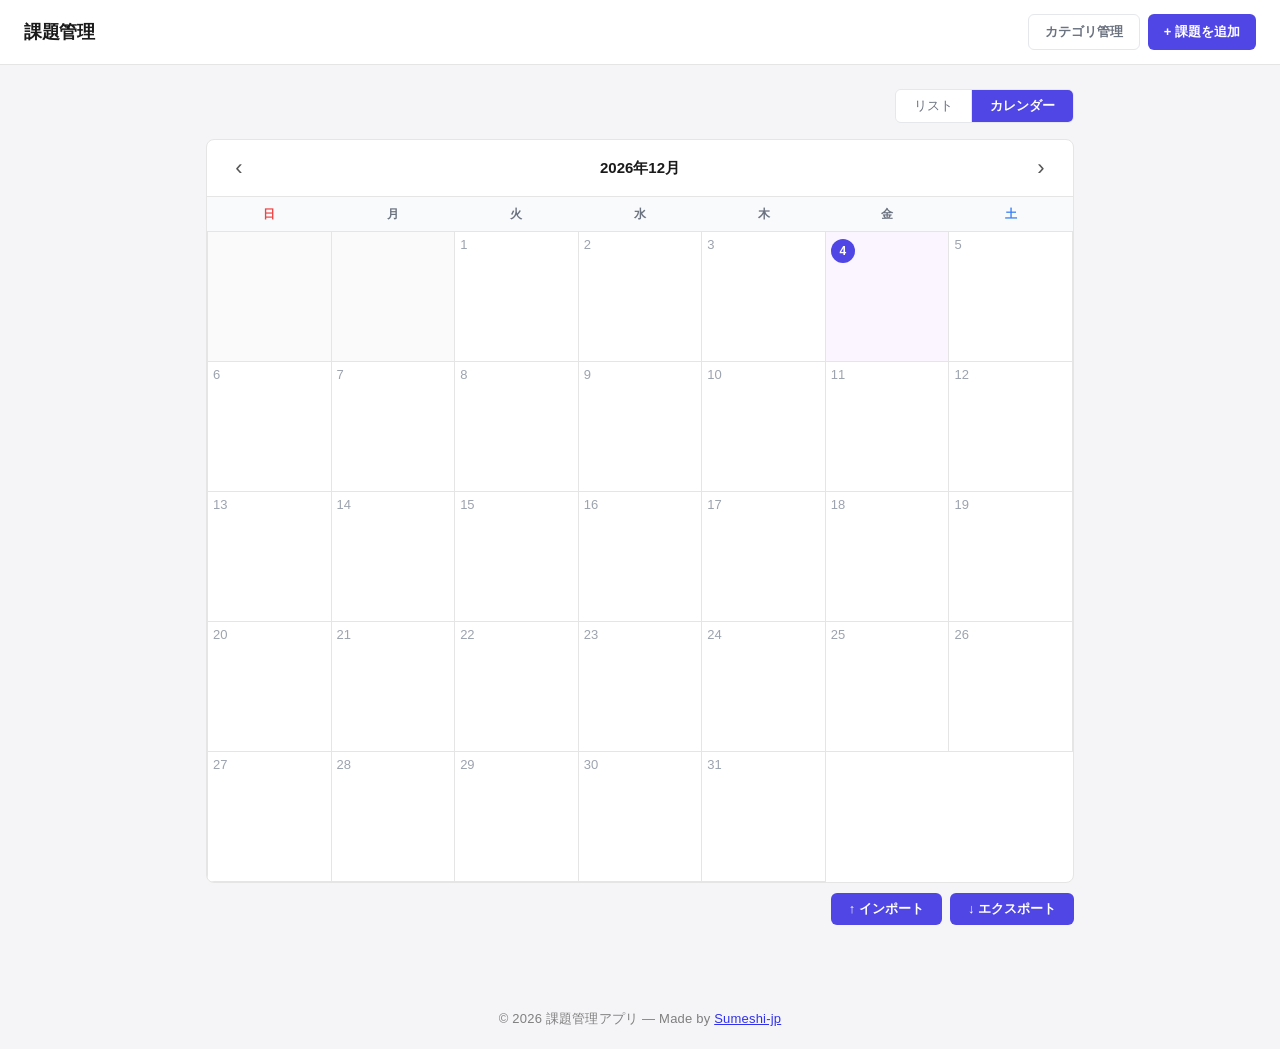
<file: index.html>
<!DOCTYPE html>
<html lang="ja">
<head>
  <meta charset="UTF-8">
  <meta name="viewport" content="width=device-width, initial-scale=1.0">
  <meta name="theme-color" content="#f5f5f7">
  <title>課題管理</title>
  <link rel="stylesheet" href="style.css">
  <link rel="icon" href="tasks.png">
  <link rel="apple-touch-icon" href="tasks.png">
</head>
<body>
  <a href="#main" class="skip-link">メインコンテンツにスキップ</a>
  <div class="app">
    <header class="header">
      <h1 class="header-title">課題管理</h1>
      <div class="header-actions">
        <button class="btn btn-ghost" id="manageCategoriesBtn">カテゴリ管理</button>
        <button class="btn btn-primary" id="addTaskBtn">+ 課題を追加</button>
      </div>
    </header>

    <main class="main" id="main">
      <div class="toolbar">
        <div class="view-toggle">
          <button class="view-btn active" id="listViewBtn">リスト</button>
          <button class="view-btn" id="calendarViewBtn">カレンダー</button>
        </div>
      </div>

      <div class="filters">
        <input type="text" class="filter-search" id="searchInput" aria-label="タイトル・説明・タグで検索" placeholder="タイトル・説明・タグで検索…" autocomplete="off">
        <select class="filter-select" id="statusFilter" aria-label="ステータスで絞り込み">
          <option value="all">すべてのステータス</option>
          <option value="todo">未着手</option>
          <option value="in-progress">進行中</option>
          <option value="done">完了</option>
        </select>
        <select class="filter-select" id="priorityFilter" aria-label="優先度で絞り込み">
          <option value="all">すべての優先度</option>
          <option value="high">高</option>
          <option value="medium">中</option>
          <option value="low">低</option>
        </select>
        <select class="filter-select" id="categoryFilter" aria-label="カテゴリで絞り込み">
          <option value="all">すべてのカテゴリ</option>
        </select>
      </div>

      <!-- リスト表示 -->
      <div class="task-list" id="taskList"></div>

      <!-- カレンダー表示 -->
      <div class="calendar-section" id="calendarSection" style="display:none;">
        <div class="calendar-header">
          <button class="icon-btn cal-nav-btn" id="calPrevBtn" aria-label="前の月">&#8249;</button>
          <span class="calendar-month-label" id="calendarMonthLabel"></span>
          <button class="icon-btn cal-nav-btn" id="calNextBtn" aria-label="次の月">&#8250;</button>
        </div>
        <div class="calendar-dow">
          <span>日</span><span>月</span><span>火</span>
          <span>水</span><span>木</span><span>金</span><span>土</span>
        </div>
        <div class="calendar-grid" id="calendarGrid"></div>
      </div>


      <div class="data-actions" id="dataActions" style="display:none;">
        <input type="file" id="importFile" accept=".json" aria-label="JSONファイルをインポート" style="display:none;">
        <button class="btn btn-primary btn-sm" id="importBtn">↑ インポート</button>
        <button class="btn btn-primary btn-sm" id="exportBtn">↓ エクスポート</button>
      </div>
    </main>

    <footer class="footer">
      <p>&copy; 2026 課題管理アプリ &mdash; Made by <a href="https://github.com/Sumeshi-jp" target="_blank" rel="noopener">Sumeshi-jp</a></p>
    </footer>
  </div>

  <!-- 課題追加/編集モーダル -->
  <div class="modal-overlay" id="modalOverlay">
    <div class="modal">
      <div class="modal-header">
        <h2 class="modal-title" id="modalTitle">課題を追加</h2>
        <button class="modal-close" id="modalClose" aria-label="閉じる">&times;</button>
      </div>
      <form class="modal-form" id="taskForm">
        <div class="form-group">
          <label class="form-label" for="taskTitle">タイトル <span class="required">*</span></label>
          <input type="text" class="form-input" id="taskTitle" required placeholder="課題のタイトルを入力" autocomplete="off">
        </div>
        <div class="form-group">
          <label class="form-label" for="taskDescription">説明</label>
          <textarea class="form-textarea" id="taskDescription" placeholder="詳細を入力…" rows="3" autocomplete="off"></textarea>
        </div>
        <div class="form-row">
          <div class="form-group">
            <label class="form-label" for="taskPriority">優先度</label>
            <select class="form-input" id="taskPriority">
              <option value="high">高</option>
              <option value="medium" selected>中</option>
              <option value="low">低</option>
            </select>
          </div>
          <div class="form-group">
            <label class="form-label" for="taskStatus">ステータス</label>
            <select class="form-input" id="taskStatus">
              <option value="todo">未着手</option>
              <option value="in-progress">進行中</option>
              <option value="done">完了</option>
            </select>
          </div>
        </div>
        <div class="form-row">
          <div class="form-group">
            <label class="form-label" for="taskDueDate">期限</label>
            <input type="date" class="form-input" id="taskDueDate" autocomplete="off">
          </div>
          <div class="form-group">
            <label class="form-label" for="taskCategory">カテゴリ</label>
            <select class="form-input" id="taskCategory">
              <option value="">なし</option>
            </select>
          </div>
        </div>
        <div class="form-group">
          <label class="form-label" for="taskTags">タグ <span class="form-hint">（カンマ区切り）</span></label>
          <input type="text" class="form-input" id="taskTags" placeholder="例: urgent, frontend, bug" autocomplete="off">
        </div>
        <div class="form-group">
          <label class="recurring-label">
            <input type="checkbox" id="taskRecurring"> 繰り返しタスク
          </label>
        </div>
        <div id="recurrenceOptions" class="recurrence-options">
          <div class="form-row">
            <div class="form-group" style="margin-bottom:0;">
              <label class="form-label" for="taskRecurrenceType">種類</label>
              <select class="form-input" id="taskRecurrenceType">
                <option value="daily">毎日</option>
                <option value="weekly" selected>毎週</option>
                <option value="monthly">毎月</option>
              </select>
            </div>
            <div class="form-group" style="margin-bottom:0;">
              <label class="form-label" for="taskRecurrenceInterval">間隔 <span class="form-hint">（週・日・月）</span></label>
              <input type="number" class="form-input" id="taskRecurrenceInterval" value="1" min="1" max="99" autocomplete="off">
            </div>
            <div class="form-group" style="margin-bottom:0;">
              <label class="form-label" for="taskRecurrenceCount">繰り返し回数</label>
              <input type="number" class="form-input" id="taskRecurrenceCount" value="1" min="1" max="52" autocomplete="off">
            </div>
          </div>
        </div>
        <div class="modal-actions">
          <button type="button" class="btn btn-secondary" id="cancelBtn">キャンセル</button>
          <button type="submit" class="btn btn-primary" id="submitBtn">追加</button>
        </div>
      </form>
    </div>
  </div>

  <!-- 日付タスク一覧モーダル -->
  <div class="modal-overlay" id="dayTaskModalOverlay">
    <div class="modal">
      <div class="modal-header">
        <h2 class="modal-title" id="dayTaskPanelTitle"></h2>
        <button class="modal-close" id="dayTaskPanelClose" aria-label="閉じる">&times;</button>
      </div>
      <div class="day-task-list" id="dayTaskList"></div>
    </div>
  </div>

  <!-- カテゴリ管理モーダル -->
  <div class="modal-overlay" id="categoryModalOverlay">
    <div class="modal modal-sm">
      <div class="modal-header">
        <h2 class="modal-title">カテゴリ管理</h2>
        <button class="modal-close" id="categoryModalClose" aria-label="閉じる">&times;</button>
      </div>
      <div id="categoryList" class="category-list"></div>
      <div class="form-row" style="margin-top:12px; align-items:flex-end;">
        <div class="form-group" style="flex:1; margin-bottom:0;">
          <input type="text" class="form-input" id="newCategoryInput" placeholder="新しいカテゴリ名" aria-label="新しいカテゴリ名" autocomplete="off">
        </div>
        <button class="btn btn-primary" id="addCategoryBtn" style="flex-shrink:0;">追加</button>
      </div>
    </div>
  </div>

  <script src="app.js"></script>
</body>
</html>
</file>
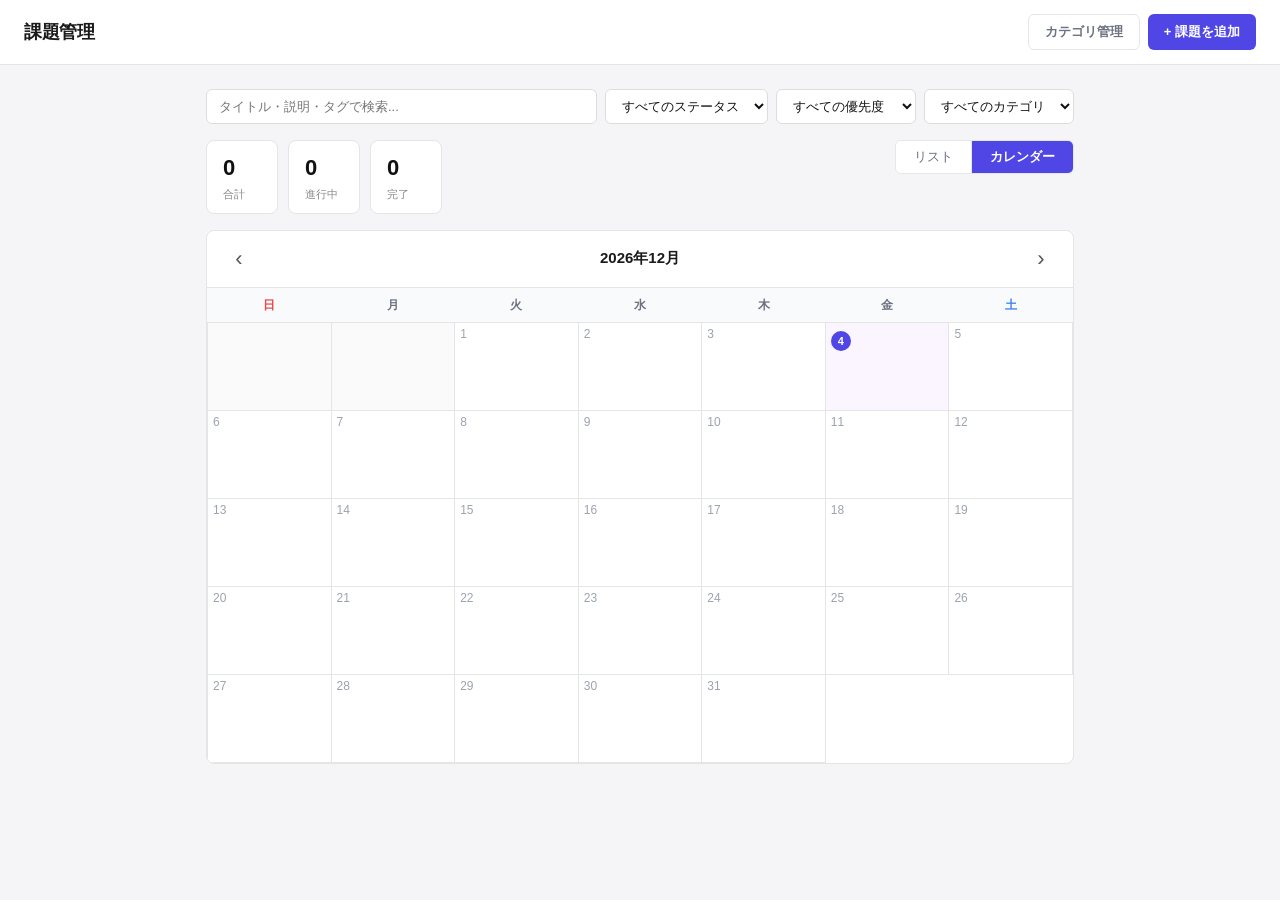
<file: frontend/index.html>
<!DOCTYPE html>
<html lang="ja">
<head>
  <meta charset="UTF-8">
  <meta name="viewport" content="width=device-width, initial-scale=1.0">
  <title>課題管理</title>
  <link rel="stylesheet" href="style.css">
</head>
<body>
  <div class="app">
    <header class="header">
      <h1 class="header-title">課題管理</h1>
      <div class="header-actions">
        <button class="btn btn-ghost" id="manageCategoriesBtn">カテゴリ管理</button>
        <button class="btn btn-primary" id="addTaskBtn">+ 課題を追加</button>
      </div>
    </header>

    <main class="main">
      <div class="filters">
        <input type="text" class="filter-search" id="searchInput" placeholder="タイトル・説明・タグで検索...">
        <select class="filter-select" id="statusFilter">
          <option value="all">すべてのステータス</option>
          <option value="todo">未着手</option>
          <option value="in-progress">進行中</option>
          <option value="done">完了</option>
        </select>
        <select class="filter-select" id="priorityFilter">
          <option value="all">すべての優先度</option>
          <option value="high">高</option>
          <option value="medium">中</option>
          <option value="low">低</option>
        </select>
        <select class="filter-select" id="categoryFilter">
          <option value="all">すべてのカテゴリ</option>
        </select>
      </div>

      <div class="toolbar">
        <div class="stats" id="stats"></div>
        <div class="view-toggle">
          <button class="view-btn active" id="listViewBtn">リスト</button>
          <button class="view-btn" id="calendarViewBtn">カレンダー</button>
        </div>
      </div>

      <!-- リスト表示 -->
      <div class="task-list" id="taskList"></div>

      <!-- カレンダー表示 -->
      <div class="calendar-section" id="calendarSection" style="display:none;">
        <div class="calendar-header">
          <button class="icon-btn cal-nav-btn" id="calPrevBtn">&#8249;</button>
          <span class="calendar-month-label" id="calendarMonthLabel"></span>
          <button class="icon-btn cal-nav-btn" id="calNextBtn">&#8250;</button>
        </div>
        <div class="calendar-dow">
          <span>日</span><span>月</span><span>火</span>
          <span>水</span><span>木</span><span>金</span><span>土</span>
        </div>
        <div class="calendar-grid" id="calendarGrid"></div>
      </div>
    </main>
  </div>

  <!-- 課題追加/編集モーダル -->
  <div class="modal-overlay" id="modalOverlay">
    <div class="modal">
      <div class="modal-header">
        <h2 class="modal-title" id="modalTitle">課題を追加</h2>
        <button class="modal-close" id="modalClose">&times;</button>
      </div>
      <form class="modal-form" id="taskForm">
        <div class="form-group">
          <label class="form-label">タイトル <span class="required">*</span></label>
          <input type="text" class="form-input" id="taskTitle" required placeholder="課題のタイトルを入力">
        </div>
        <div class="form-group">
          <label class="form-label">説明</label>
          <textarea class="form-textarea" id="taskDescription" placeholder="詳細を入力..." rows="3"></textarea>
        </div>
        <div class="form-row">
          <div class="form-group">
            <label class="form-label">優先度</label>
            <select class="form-input" id="taskPriority">
              <option value="high">高</option>
              <option value="medium" selected>中</option>
              <option value="low">低</option>
            </select>
          </div>
          <div class="form-group">
            <label class="form-label">ステータス</label>
            <select class="form-input" id="taskStatus">
              <option value="todo">未着手</option>
              <option value="in-progress">進行中</option>
              <option value="done">完了</option>
            </select>
          </div>
        </div>
        <div class="form-row">
          <div class="form-group">
            <label class="form-label">期限</label>
            <input type="date" class="form-input" id="taskDueDate">
          </div>
          <div class="form-group">
            <label class="form-label">カテゴリ</label>
            <select class="form-input" id="taskCategory">
              <option value="">なし</option>
            </select>
          </div>
        </div>
        <div class="form-group">
          <label class="form-label">タグ <span class="form-hint">（カンマ区切り）</span></label>
          <input type="text" class="form-input" id="taskTags" placeholder="例: urgent, frontend, bug">
        </div>
        <div class="form-group">
          <label class="recurring-label">
            <input type="checkbox" id="taskRecurring"> 繰り返しタスク
          </label>
        </div>
        <div id="recurrenceOptions" class="recurrence-options">
          <div class="form-row">
            <div class="form-group" style="margin-bottom:0;">
              <label class="form-label">種類</label>
              <select class="form-input" id="taskRecurrenceType">
                <option value="daily">毎日</option>
                <option value="weekly" selected>毎週</option>
                <option value="monthly">毎月</option>
              </select>
            </div>
            <div class="form-group" style="margin-bottom:0;">
              <label class="form-label">間隔 <span class="form-hint">（週・日・月）</span></label>
              <input type="number" class="form-input" id="taskRecurrenceInterval" value="1" min="1" max="99">
            </div>
            <div class="form-group" style="margin-bottom:0;">
              <label class="form-label">繰り返し回数</label>
              <input type="number" class="form-input" id="taskRecurrenceCount" value="1" min="1" max="52">
            </div>
          </div>
        </div>
        <div class="modal-actions">
          <button type="button" class="btn btn-secondary" id="cancelBtn">キャンセル</button>
          <button type="submit" class="btn btn-primary" id="submitBtn">追加</button>
        </div>
      </form>
    </div>
  </div>

  <!-- カテゴリ管理モーダル -->
  <div class="modal-overlay" id="categoryModalOverlay">
    <div class="modal modal-sm">
      <div class="modal-header">
        <h2 class="modal-title">カテゴリ管理</h2>
        <button class="modal-close" id="categoryModalClose">&times;</button>
      </div>
      <div id="categoryList" class="category-list"></div>
      <div class="form-row" style="margin-top:12px; align-items:flex-end;">
        <div class="form-group" style="flex:1; margin-bottom:0;">
          <input type="text" class="form-input" id="newCategoryInput" placeholder="新しいカテゴリ名">
        </div>
        <button class="btn btn-primary" id="addCategoryBtn" style="flex-shrink:0;">追加</button>
      </div>
    </div>
  </div>

  <script src="app.js"></script>
</body>
</html>
</file>
<file: style.css>
*, *::before, *::after {
  box-sizing: border-box;
  margin: 0;
  padding: 0;
}

body {
  font-family: -apple-system, BlinkMacSystemFont, 'Segoe UI', 'Hiragino Sans', 'Noto Sans JP', sans-serif;
  background: #f5f5f7;
  color: #1a1a1a;
  min-height: 100vh;
  line-height: 1.5;
}

/* ---- Header ---- */
.header {
  background: #fff;
  border-bottom: 1px solid #e5e5e5;
  padding: 14px 24px;
  display: flex;
  align-items: center;
  justify-content: space-between;
  position: sticky;
  top: 0;
  z-index: 10;
}

.header-title {
  font-size: 18px;
  font-weight: 700;
  letter-spacing: -0.3px;
}

.header-actions {
  display: flex;
  gap: 8px;
}

/* ---- Main ---- */
.main {
  max-width: 900px;
  margin: 0 auto;
  padding: 24px 16px;
}

/* ---- Filters ---- */
.filters {
  display: flex;
  gap: 8px;
  flex-wrap: wrap;
  margin-top: 12px;
  margin-bottom: 16px;
}

.filter-search {
  flex: 1;
  min-width: 180px;
}

.filter-select {
  min-width: 140px;
}

.filter-search,
.filter-select {
  padding: 8px 12px;
  border: 1px solid #ddd;
  border-radius: 6px;
  font-size: 13px;
  background: #fff;
  color: #111;
  outline: none;
  transition: border-color 0.15s;
}

.filter-search:focus-visible,
.filter-select:focus-visible {
  border-color: #4f46e5;
  box-shadow: 0 0 0 2px rgba(79,70,229,0.08);
}

/* ---- Toolbar (view toggle) ---- */
.toolbar {
  display: flex;
  align-items: flex-start;
  justify-content: flex-end;
  gap: 12px;
  margin-bottom: 16px;
  flex-wrap: wrap;
}

/* ---- View Toggle ---- */
.view-toggle {
  display: flex;
  border: 1px solid #e5e7eb;
  border-radius: 6px;
  overflow: hidden;
  flex-shrink: 0;
  align-self: flex-start;
}

.view-btn {
  padding: 7px 18px;
  border: none;
  background: #fff;
  font-size: 13px;
  font-weight: 500;
  cursor: pointer;
  color: #6b7280;
  transition: background 0.12s, color 0.12s;
}

.view-btn:not(:last-child) {
  border-right: 1px solid #e5e7eb;
}

.view-btn.active {
  background: #4f46e5;
  color: #fff;
  font-weight: 600;
}

.view-btn:hover:not(.active) { background: #f3f4f6; color: #374151; }

/* ---- Task List ---- */
.task-list {
  display: flex;
  flex-direction: column;
  background: #fff;
  border: 1px solid #e5e2dc;
  border-radius: 12px;
  overflow: hidden;
  box-shadow: 0 2px 12px rgba(0,0,0,0.04);
}

.empty-state {
  text-align: center;
  padding: 64px 24px;
  color: #c5c0b8;
  font-size: 14px;
  letter-spacing: 0.3px;
}

/* ---- Modal animations ---- */
@keyframes overlay-in {
  from { opacity: 0; }
  to   { opacity: 1; }
}
@keyframes overlay-out {
  from { opacity: 1; }
  to   { opacity: 0; }
}
@keyframes modal-in {
  from { opacity: 0; transform: translateY(14px) scale(0.97); }
  to   { opacity: 1; transform: translateY(0)    scale(1);    }
}
@keyframes modal-out {
  from { opacity: 1; transform: translateY(0)   scale(1);    }
  to   { opacity: 0; transform: translateY(8px) scale(0.97); }
}

/* ---- Task Item ---- */
@keyframes task-in {
  from { opacity: 0; transform: translateY(-5px); }
  to   { opacity: 1; transform: translateY(0); }
}

.task-item {
  display: flex;
  align-items: stretch;
  border-bottom: 1px solid #f0ede8;
  transition: background 0.1s;
  animation: task-in 0.22s cubic-bezier(0.22, 1, 0.36, 1) both;
}

.task-item:last-child { border-bottom: none; }
.task-item:hover      { background: #fdfcfa; }

.task-priority-band {
  width: 5px;
  flex-shrink: 0;
}

.task-item.priority-high   .task-priority-band { background: #ef4444; }
.task-item.priority-medium .task-priority-band { background: #f59e0b; }
.task-item.priority-low    .task-priority-band { background: #22c55e; }

.task-item.status-done { opacity: 0.45; }
.task-item.status-done .task-title {
  text-decoration: line-through;
  color: #aaa;
}

.task-check {
  width: 15px;
  height: 15px;
  margin: 18px 10px 0 14px;
  flex-shrink: 0;
  cursor: pointer;
  accent-color: #4f46e5;
}

.task-content {
  flex: 1;
  min-width: 0;
  padding: 14px 8px 14px 0;
}

.task-title {
  font-size: 14px;
  font-weight: 600;
  margin-bottom: 3px;
  word-break: break-word;
  line-height: 1.45;
  color: #1a1a1a;
}

.task-description {
  font-size: 12px;
  color: #888;
  margin-bottom: 8px;
  word-break: break-word;
  white-space: pre-wrap;
  line-height: 1.5;
}

.task-meta {
  display: flex;
  align-items: center;
  gap: 4px;
  flex-wrap: wrap;
}

/* ---- Badges ---- */
.badge {
  display: inline-flex;
  align-items: center;
  font-size: 10.5px;
  font-weight: 600;
  padding: 2px 7px;
  border-radius: 99px;
  line-height: 1.5;
  letter-spacing: 0.1px;
}

.badge-priority-high   { background: #fef2f2; color: #dc2626; }
.badge-priority-medium { background: #fffbeb; color: #b45309; }
.badge-priority-low    { background: #f0fdf4; color: #16a34a; }

.badge-status-todo        { background: #f5f5f5; color: #737373; }
.badge-status-in-progress { background: #eff6ff; color: #2563eb; }
.badge-status-done        { background: #f0fdf4; color: #059669; }

.badge-category  { background: #faf5ff; color: #7c3aed; }
.badge-tag       { background: #f5f5f5; color: #737373; font-weight: 400; }
.badge-recurring { background: #eef2ff; color: #4338ca; }

/* ---- Due Date ---- */
.due-date {
  font-size: 11.5px;
  color: #b0ab9e;
}

.due-date.overdue  { color: #dc2626; font-weight: 600; }
.due-date.due-soon { color: #d97706; font-weight: 600; }

/* ---- Task Actions ---- */
.task-actions {
  display: flex;
  align-items: center;
  gap: 2px;
  padding: 0 10px;
  flex-shrink: 0;
  opacity: 0;
  transition: opacity 0.15s;
}

.task-item:hover .task-actions { opacity: 1; }

.icon-btn {
  width: 28px;
  height: 28px;
  border: none;
  background: transparent;
  border-radius: 4px;
  cursor: pointer;
  display: flex;
  align-items: center;
  justify-content: center;
  font-size: 14px;
  color: #bbb;
  transition: background 0.12s, color 0.12s;
}

.icon-btn:hover          { background: #f3f4f6; color: #444; }
.icon-btn.delete:hover   { background: #fee2e2; color: #dc2626; }

.btn:focus-visible,
.icon-btn:focus-visible,
.view-btn:focus-visible,
.modal-close:focus-visible {
  outline: 2px solid #4f46e5;
  outline-offset: 2px;
}

/* ---- Buttons ---- */
.btn {
  padding: 8px 16px;
  border: none;
  border-radius: 6px;
  font-size: 13px;
  font-weight: 600;
  cursor: pointer;
  transition: background 0.15s;
  white-space: nowrap;
}

.btn-primary   { background: #4f46e5; color: #fff; }
.btn-primary:hover { background: #4338ca; }

.btn-secondary { background: #f3f4f6; color: #374151; }
.btn-secondary:hover { background: #e5e7eb; }

.btn-ghost {
  background: transparent;
  color: #6b7280;
  border: 1px solid #e5e7eb;
}
.btn-ghost:hover { background: #f3f4f6; }

/* ---- Calendar ---- */
.calendar-section {
  background: #fff;
  border: 1px solid #e5e5e5;
  border-radius: 8px;
  overflow: hidden;
  width: 100%;
}

.calendar-header {
  display: flex;
  align-items: center;
  justify-content: space-between;
  padding: 12px 16px;
  border-bottom: 1px solid #e5e5e5;
}

.calendar-month-label {
  font-size: 15px;
  font-weight: 700;
}

.cal-nav-btn {
  font-size: 22px;
  width: 32px;
  height: 32px;
  color: #555;
}

.calendar-dow {
  display: grid;
  grid-template-columns: repeat(7, 1fr);
  background: #f9fafb;
  border-bottom: 1px solid #e5e5e5;
}

.calendar-dow span {
  text-align: center;
  font-size: 12px;
  font-weight: 600;
  color: #6b7280;
  padding: 8px 0;
}

.calendar-dow span:first-child { color: #ef4444; }
.calendar-dow span:last-child  { color: #3b82f6; }

.calendar-grid {
  display: grid;
  grid-template-columns: repeat(7, 1fr);
  border-left: 1px solid #e5e5e5;
  width: 100%;
  table-layout: fixed;
}

.cal-cell {
  min-height: 130px;
  padding: 6px 5px;
  border-right: 1px solid #e5e5e5;
  border-bottom: 1px solid #e5e5e5;
  min-width: 0;
  overflow: hidden;
  cursor: pointer;
}
.cal-cell:hover { background: #f3f0ff; }

.cal-cell-empty { background: #fafafa; }
.cal-cell-today { background: #faf5ff; }

.cal-day-number {
  font-size: 13px;
  font-weight: 500;
  color: #9ca3af;
  margin-bottom: 4px;
  line-height: 1;
}

.cal-day-today {
  display: inline-flex;
  align-items: center;
  justify-content: center;
  width: 24px;
  height: 24px;
  background: #4f46e5;
  color: #fff;
  border-radius: 50%;
  font-weight: 700;
  font-size: 12px;
}

.cal-cell-empty { cursor: default; pointer-events: none; }
.cal-cell-selected { background: #ede9fe !important; outline: 2px solid #7c3aed; outline-offset: -2px; }

.cal-task {
  font-size: 11px;
  padding: 3px 5px;
  border-radius: 3px;
  margin-bottom: 3px;
  white-space: nowrap;
  overflow: hidden;
  text-overflow: ellipsis;
  display: block;
  max-width: 100%;
  pointer-events: none;
}

.cal-task-done       { opacity: 0.4; text-decoration: line-through; }

/* 日付タスク一覧パネル */
.day-task-list {
  padding: 8px 16px;
}

.day-task-empty {
  text-align: center;
  color: #9ca3af;
  font-size: 13px;
  padding: 20px 0;
  margin: 0;
}

.day-task-item {
  display: flex;
  align-items: flex-start;
  gap: 10px;
  padding: 12px 0;
  border-bottom: 1px solid #f3f4f6;
}
.day-task-item:last-child { border-bottom: none; }

.day-task-body {
  display: flex;
  flex-direction: column;
  gap: 5px;
  flex: 1;
  min-width: 0;
}

.day-task-title {
  font-size: 15px;
  font-weight: 600;
  color: #1f2937;
  line-height: 1.3;
}
.day-task-title.done { text-decoration: line-through; opacity: 0.45; }

.day-task-meta {
  display: flex;
  align-items: center;
  gap: 5px;
  flex-wrap: wrap;
}

.day-task-badge {
  font-size: 10px;
  padding: 2px 6px;
  border-radius: 3px;
  white-space: nowrap;
}

.status-badge-todo        { background: #f3f4f6; color: #6b7280; }
.status-badge-in-progress { background: #dbeafe; color: #1d4ed8; }
.status-badge-done        { background: #dcfce7; color: #16a34a; }

.day-task-category {
  background: #f3f4f6;
  color: #374151;
  padding: 2px 7px;
  border-radius: 10px;
  font-size: 11px;
}

.day-task-desc {
  font-size: 12px;
  color: #6b7280;
  margin: 0;
  line-height: 1.4;
}

.day-task-edit {
  flex-shrink: 0;
  align-self: center;
  padding: 4px 10px;
  font-size: 12px;
}

.priority-dot-high   { background: #fee2e2; color: #dc2626; }
.priority-dot-medium { background: #fef3c7; color: #b45309; }
.priority-dot-low    { background: #dcfce7; color: #16a34a; }

.cal-more {
  font-size: 10px;
  color: #9ca3af;
  padding: 1px 4px;
}

.data-actions {
  display: flex;
  justify-content: flex-end;
  gap: 8px;
  margin-top: 10px;
}

.btn-sm {
  padding: 7px 18px;
  font-size: 13px;
}

@media (max-width: 600px) {
  .btn.btn-sm {
    padding: 7px 18px;
    font-size: 13px;
  }
}

/* ---- Recurring form section ---- */
.recurring-label {
  display: flex;
  align-items: center;
  gap: 8px;
  cursor: pointer;
  font-size: 13px;
  font-weight: 600;
  color: #374151;
}

.recurring-label input[type="checkbox"] {
  width: 15px;
  height: 15px;
  cursor: pointer;
  accent-color: #4f46e5;
}

.recurrence-options {
  display: none;
  padding: 12px;
  background: #f5f3ff;
  border: 1px solid #ddd6fe;
  border-radius: 6px;
  margin-top: -8px;
  margin-bottom: 14px;
}

.recurrence-options.open { display: block; }

/* ---- Modal ---- */
.modal-overlay {
  display: none;
  position: fixed;
  inset: 0;
  background: rgba(0,0,0,0.35);
  z-index: 100;
  align-items: center;
  justify-content: center;
  padding: 16px;
}

.modal-overlay.open {
  display: flex;
  animation: overlay-in 0.18s ease both;
}
.modal-overlay.open .modal {
  animation: modal-in 0.22s cubic-bezier(0.22, 1, 0.36, 1) both;
}

.modal-overlay.closing {
  display: flex;
  animation: overlay-out 0.15s ease both;
}
.modal-overlay.closing .modal {
  animation: modal-out 0.15s ease both;
}

.modal {
  background: #fff;
  border-radius: 12px;
  width: 100%;
  max-width: 520px;
  max-height: 90vh;
  overflow-y: auto;
  overscroll-behavior: contain;
  padding: 24px;
  box-shadow: 0 20px 60px rgba(0,0,0,0.15);
}

.modal-sm { max-width: 380px; }

.modal-header {
  display: flex;
  align-items: center;
  justify-content: space-between;
  margin-bottom: 20px;
}

.modal-title {
  font-size: 16px;
  font-weight: 700;
}

.modal-close {
  width: 28px;
  height: 28px;
  border: none;
  background: #f3f4f6;
  border-radius: 4px;
  cursor: pointer;
  font-size: 18px;
  display: flex;
  align-items: center;
  justify-content: center;
  color: #666;
  line-height: 1;
}

.modal-close:hover { background: #e5e7eb; }

/* ---- Form ---- */
.form-group {
  display: flex;
  flex-direction: column;
  gap: 5px;
  margin-bottom: 14px;
}

.form-row {
  display: flex;
  gap: 12px;
}

.form-row .form-group { flex: 1; }

.form-label {
  font-size: 12px;
  font-weight: 600;
  color: #374151;
}

.required { color: #ef4444; }

.form-hint {
  font-weight: 400;
  color: #9ca3af;
  font-size: 11px;
}

.form-input,
.form-textarea {
  padding: 8px 11px;
  border: 1px solid #ddd;
  border-radius: 6px;
  font-size: 16px;
  font-family: inherit;
  outline: none;
  transition: border-color 0.15s, box-shadow 0.15s;
  background: #fff;
  color: #111;
}

@media (min-width: 601px) {
  .form-input,
  .form-textarea {
    font-size: 13px;
  }
}

.form-input:focus-visible,
.form-textarea:focus-visible {
  border-color: #4f46e5;
  box-shadow: 0 0 0 2px rgba(79,70,229,0.08);
}

.form-textarea { resize: vertical; }

.modal-actions {
  display: flex;
  justify-content: flex-end;
  gap: 8px;
  margin-top: 4px;
  padding-top: 16px;
  border-top: 1px solid #f0f0f0;
}

/* ---- Category List ---- */
.category-list {
  display: flex;
  flex-direction: column;
  gap: 6px;
  max-height: 220px;
  overflow-y: auto;
}

.category-item {
  display: flex;
  align-items: center;
  justify-content: space-between;
  padding: 8px 12px;
  background: #f9fafb;
  border-radius: 6px;
  font-size: 13px;
}

/* ---- Skip Link ---- */
.skip-link {
  position: absolute;
  top: -48px;
  left: 8px;
  padding: 8px 16px;
  background: #4f46e5;
  color: #fff;
  border-radius: 0 0 6px 6px;
  font-size: 13px;
  font-weight: 600;
  text-decoration: none;
  z-index: 1000;
  transition: top 0.15s;
}
.skip-link:focus-visible { top: 0; }

/* ---- Touch & Tap ---- */
button, a, input, select, textarea {
  touch-action: manipulation;
  -webkit-tap-highlight-color: transparent;
}

/* ---- Footer ---- */
.footer {
  color: rgba(0, 0, 0, 0.6);
  text-align: center;
  padding: 20px 24px;
  font-size: 13px;
  letter-spacing: 0.2px;
  margin-top: 40px;
}

.footer p {
  opacity: 0.8;
}

/* ---- Reduced Motion ---- */
@media (prefers-reduced-motion: reduce) {
  .task-item { animation: none; }
  .task-actions, .cal-task, .skip-link { transition: none; }
  .modal-overlay.open,
  .modal-overlay.open .modal,
  .modal-overlay.closing,
  .modal-overlay.closing .modal { animation: none; }
}

/* ---- Responsive ---- */
@media (max-width: 600px) {
  .header {
    padding: 12px 14px;
  }
  .header-title { font-size: 16px; }

  .main { padding: 14px 10px; }

  /* フィルター：横スクロールで1行に */
  .filters {
    flex-wrap: nowrap;
    overflow-x: auto;
    padding-bottom: 4px;
    -webkit-overflow-scrolling: touch;
    scrollbar-width: none;
    gap: 6px;
    margin-bottom: 12px;
  }
  .filters::-webkit-scrollbar { display: none; }
  .filter-search { min-width: 150px; flex-shrink: 0; font-size: 16px; }
  .filter-select { min-width: 115px; flex-shrink: 0; width: auto; font-size: 16px; }

  /* ツールバー */
  .toolbar { margin-bottom: 8px; }

  /* カレンダー */
  .calendar-section {
    margin: 0 -10px;
    width: calc(100% + 20px);
    border-radius: 0;
    border-left: none;
    border-right: none;
  }
  .cal-cell {
    height: calc((100svh - 210px) / 6);
    min-height: unset;
    padding: 4px 3px;
    overflow: hidden;
  }
  .cal-day-number { font-size: 12px; }
  .cal-day-today { width: 22px; height: 22px; font-size: 11px; }
  .cal-task { font-size: 10px; padding: 2px 4px; margin-bottom: 2px; }
  .cal-nav-btn { font-size: 26px; width: 40px; height: 40px; }
  .calendar-month-label { font-size: 16px; }
  .calendar-header { padding: 14px 16px; }
  .calendar-dow span { font-size: 11px; padding: 10px 0; }

  /* タスクアクション：スマホは常時表示 */
  .task-actions { opacity: 1; }

  /* フォーム */
  .form-row { flex-direction: column; }

  /* モーダル */
  .modal { padding: 20px 16px; }
  .btn { padding: 10px 14px; font-size: 14px; }
}
</file>
<file: frontend/style.css>
*, *::before, *::after {
  box-sizing: border-box;
  margin: 0;
  padding: 0;
}

body {
  font-family: -apple-system, BlinkMacSystemFont, 'Segoe UI', 'Hiragino Sans', 'Noto Sans JP', sans-serif;
  background: #f5f5f7;
  color: #1a1a1a;
  min-height: 100vh;
  line-height: 1.5;
}

/* ---- Header ---- */
.header {
  background: #fff;
  border-bottom: 1px solid #e5e5e5;
  padding: 14px 24px;
  display: flex;
  align-items: center;
  justify-content: space-between;
  position: sticky;
  top: 0;
  z-index: 10;
}

.header-title {
  font-size: 18px;
  font-weight: 700;
  letter-spacing: -0.3px;
}

.header-actions {
  display: flex;
  gap: 8px;
}

/* ---- Main ---- */
.main {
  max-width: 900px;
  margin: 0 auto;
  padding: 24px 16px;
}

/* ---- Filters ---- */
.filters {
  display: flex;
  gap: 8px;
  flex-wrap: wrap;
  margin-bottom: 16px;
}

.filter-search {
  flex: 1;
  min-width: 180px;
}

.filter-select {
  min-width: 140px;
}

.filter-search,
.filter-select {
  padding: 8px 12px;
  border: 1px solid #ddd;
  border-radius: 6px;
  font-size: 13px;
  background: #fff;
  color: #111;
  outline: none;
  transition: border-color 0.15s;
}

.filter-search:focus,
.filter-select:focus {
  border-color: #4f46e5;
  box-shadow: 0 0 0 2px rgba(79,70,229,0.08);
}

/* ---- Toolbar (stats + view toggle) ---- */
.toolbar {
  display: flex;
  align-items: flex-start;
  justify-content: space-between;
  gap: 12px;
  margin-bottom: 16px;
  flex-wrap: wrap;
}

/* ---- Stats ---- */
.stats {
  display: flex;
  gap: 10px;
  flex-wrap: wrap;
}

.stat-card {
  background: #fff;
  border: 1px solid #e5e5e5;
  border-radius: 8px;
  padding: 10px 16px;
  display: flex;
  flex-direction: column;
  gap: 2px;
  min-width: 72px;
}

.stat-value {
  font-size: 22px;
  font-weight: 700;
  color: #111;
}

.stat-label {
  font-size: 11px;
  color: #888;
}

/* ---- View Toggle ---- */
.view-toggle {
  display: flex;
  border: 1px solid #e5e7eb;
  border-radius: 6px;
  overflow: hidden;
  flex-shrink: 0;
  align-self: flex-start;
}

.view-btn {
  padding: 7px 18px;
  border: none;
  background: #fff;
  font-size: 13px;
  font-weight: 500;
  cursor: pointer;
  color: #6b7280;
  transition: background 0.12s, color 0.12s;
}

.view-btn:not(:last-child) {
  border-right: 1px solid #e5e7eb;
}

.view-btn.active {
  background: #4f46e5;
  color: #fff;
  font-weight: 600;
}

/* ---- Task List ---- */
.task-list {
  display: flex;
  flex-direction: column;
  gap: 8px;
}

.empty-state {
  text-align: center;
  padding: 56px 24px;
  color: #bbb;
  font-size: 14px;
}

/* ---- Task Item ---- */
.task-item {
  background: #fff;
  border: 1px solid #e5e5e5;
  border-left: 3px solid transparent;
  border-radius: 8px;
  padding: 14px 16px;
  display: flex;
  align-items: flex-start;
  gap: 12px;
  transition: box-shadow 0.15s;
}

.task-item:hover {
  box-shadow: 0 2px 10px rgba(0,0,0,0.07);
}

.task-item.priority-high   { border-left-color: #ef4444; }
.task-item.priority-medium { border-left-color: #f59e0b; }
.task-item.priority-low    { border-left-color: #22c55e; }

.task-item.status-done {
  opacity: 0.55;
}

.task-item.status-done .task-title {
  text-decoration: line-through;
  color: #999;
}

.task-check {
  width: 17px;
  height: 17px;
  margin-top: 3px;
  flex-shrink: 0;
  cursor: pointer;
  accent-color: #4f46e5;
}

.task-content {
  flex: 1;
  min-width: 0;
}

.task-title {
  font-size: 14px;
  font-weight: 600;
  margin-bottom: 4px;
  word-break: break-word;
}

.task-description {
  font-size: 13px;
  color: #666;
  margin-bottom: 8px;
  word-break: break-word;
  white-space: pre-wrap;
}

.task-meta {
  display: flex;
  align-items: center;
  gap: 6px;
  flex-wrap: wrap;
}

/* ---- Badges ---- */
.badge {
  display: inline-block;
  font-size: 11px;
  font-weight: 600;
  padding: 2px 7px;
  border-radius: 4px;
  line-height: 1.6;
  letter-spacing: 0.2px;
}

.badge-priority-high   { background: #fee2e2; color: #dc2626; }
.badge-priority-medium { background: #fef3c7; color: #b45309; }
.badge-priority-low    { background: #dcfce7; color: #16a34a; }

.badge-status-todo        { background: #f3f4f6; color: #6b7280; }
.badge-status-in-progress { background: #dbeafe; color: #1d4ed8; }
.badge-status-done        { background: #d1fae5; color: #059669; }

.badge-category  { background: #ede9fe; color: #6d28d9; }
.badge-tag       { background: #f3f4f6; color: #4b5563; font-weight: 400; }
.badge-recurring { background: #e0e7ff; color: #4338ca; }

/* ---- Due Date ---- */
.due-date {
  font-size: 12px;
  color: #999;
}

.due-date.overdue  { color: #dc2626; font-weight: 600; }
.due-date.due-soon { color: #d97706; font-weight: 600; }

/* ---- Task Actions ---- */
.task-actions {
  display: flex;
  gap: 2px;
  flex-shrink: 0;
}

.icon-btn {
  width: 28px;
  height: 28px;
  border: none;
  background: transparent;
  border-radius: 4px;
  cursor: pointer;
  display: flex;
  align-items: center;
  justify-content: center;
  font-size: 14px;
  color: #bbb;
  transition: background 0.12s, color 0.12s;
}

.icon-btn:hover          { background: #f3f4f6; color: #444; }
.icon-btn.delete:hover   { background: #fee2e2; color: #dc2626; }

/* ---- Buttons ---- */
.btn {
  padding: 8px 16px;
  border: none;
  border-radius: 6px;
  font-size: 13px;
  font-weight: 600;
  cursor: pointer;
  transition: background 0.15s;
  white-space: nowrap;
}

.btn-primary   { background: #4f46e5; color: #fff; }
.btn-primary:hover { background: #4338ca; }

.btn-secondary { background: #f3f4f6; color: #374151; }
.btn-secondary:hover { background: #e5e7eb; }

.btn-ghost {
  background: transparent;
  color: #6b7280;
  border: 1px solid #e5e7eb;
}
.btn-ghost:hover { background: #f3f4f6; }

/* ---- Calendar ---- */
.calendar-section {
  background: #fff;
  border: 1px solid #e5e5e5;
  border-radius: 8px;
  overflow: hidden;
}

.calendar-header {
  display: flex;
  align-items: center;
  justify-content: space-between;
  padding: 12px 16px;
  border-bottom: 1px solid #e5e5e5;
}

.calendar-month-label {
  font-size: 15px;
  font-weight: 700;
}

.cal-nav-btn {
  font-size: 22px;
  width: 32px;
  height: 32px;
  color: #555;
}

.calendar-dow {
  display: grid;
  grid-template-columns: repeat(7, 1fr);
  background: #f9fafb;
  border-bottom: 1px solid #e5e5e5;
}

.calendar-dow span {
  text-align: center;
  font-size: 12px;
  font-weight: 600;
  color: #6b7280;
  padding: 8px 0;
}

.calendar-dow span:first-child { color: #ef4444; }
.calendar-dow span:last-child  { color: #3b82f6; }

.calendar-grid {
  display: grid;
  grid-template-columns: repeat(7, 1fr);
  border-left: 1px solid #e5e5e5;
}

.cal-cell {
  min-height: 88px;
  padding: 5px;
  border-right: 1px solid #e5e5e5;
  border-bottom: 1px solid #e5e5e5;
}

.cal-cell-empty { background: #fafafa; }
.cal-cell-today { background: #faf5ff; }

.cal-day-number {
  font-size: 12px;
  font-weight: 500;
  color: #9ca3af;
  margin-bottom: 3px;
  line-height: 1;
}

.cal-day-today {
  display: inline-flex;
  align-items: center;
  justify-content: center;
  width: 20px;
  height: 20px;
  background: #4f46e5;
  color: #fff;
  border-radius: 50%;
  font-weight: 700;
  font-size: 11px;
}

.cal-task {
  font-size: 11px;
  padding: 2px 5px;
  border-radius: 3px;
  margin-bottom: 2px;
  cursor: pointer;
  white-space: nowrap;
  overflow: hidden;
  text-overflow: ellipsis;
  transition: opacity 0.1s;
  display: block;
}

.cal-task:hover      { opacity: 0.7; }
.cal-task-done       { opacity: 0.4; text-decoration: line-through; }

.priority-dot-high   { background: #fee2e2; color: #dc2626; }
.priority-dot-medium { background: #fef3c7; color: #b45309; }
.priority-dot-low    { background: #dcfce7; color: #16a34a; }

.cal-more {
  font-size: 10px;
  color: #9ca3af;
  padding: 1px 4px;
}

/* ---- Recurring form section ---- */
.recurring-label {
  display: flex;
  align-items: center;
  gap: 8px;
  cursor: pointer;
  font-size: 13px;
  font-weight: 600;
  color: #374151;
}

.recurring-label input[type="checkbox"] {
  width: 15px;
  height: 15px;
  cursor: pointer;
  accent-color: #4f46e5;
}

.recurrence-options {
  display: none;
  padding: 12px;
  background: #f5f3ff;
  border: 1px solid #ddd6fe;
  border-radius: 6px;
  margin-top: -8px;
  margin-bottom: 14px;
}

.recurrence-options.open { display: block; }

/* ---- Modal ---- */
.modal-overlay {
  display: none;
  position: fixed;
  inset: 0;
  background: rgba(0,0,0,0.35);
  z-index: 100;
  align-items: center;
  justify-content: center;
  padding: 16px;
}

.modal-overlay.open { display: flex; }

.modal {
  background: #fff;
  border-radius: 12px;
  width: 100%;
  max-width: 520px;
  max-height: 90vh;
  overflow-y: auto;
  padding: 24px;
  box-shadow: 0 20px 60px rgba(0,0,0,0.15);
}

.modal-sm { max-width: 380px; }

.modal-header {
  display: flex;
  align-items: center;
  justify-content: space-between;
  margin-bottom: 20px;
}

.modal-title {
  font-size: 16px;
  font-weight: 700;
}

.modal-close {
  width: 28px;
  height: 28px;
  border: none;
  background: #f3f4f6;
  border-radius: 4px;
  cursor: pointer;
  font-size: 18px;
  display: flex;
  align-items: center;
  justify-content: center;
  color: #666;
  line-height: 1;
}

.modal-close:hover { background: #e5e7eb; }

/* ---- Form ---- */
.form-group {
  display: flex;
  flex-direction: column;
  gap: 5px;
  margin-bottom: 14px;
}

.form-row {
  display: flex;
  gap: 12px;
}

.form-row .form-group { flex: 1; }

.form-label {
  font-size: 12px;
  font-weight: 600;
  color: #374151;
}

.required { color: #ef4444; }

.form-hint {
  font-weight: 400;
  color: #9ca3af;
  font-size: 11px;
}

.form-input,
.form-textarea {
  padding: 8px 11px;
  border: 1px solid #ddd;
  border-radius: 6px;
  font-size: 13px;
  font-family: inherit;
  outline: none;
  transition: border-color 0.15s, box-shadow 0.15s;
  background: #fff;
  color: #111;
}

.form-input:focus,
.form-textarea:focus {
  border-color: #4f46e5;
  box-shadow: 0 0 0 2px rgba(79,70,229,0.08);
}

.form-textarea { resize: vertical; }

.modal-actions {
  display: flex;
  justify-content: flex-end;
  gap: 8px;
  margin-top: 4px;
  padding-top: 16px;
  border-top: 1px solid #f0f0f0;
}

/* ---- Category List ---- */
.category-list {
  display: flex;
  flex-direction: column;
  gap: 6px;
  max-height: 220px;
  overflow-y: auto;
}

.category-item {
  display: flex;
  align-items: center;
  justify-content: space-between;
  padding: 8px 12px;
  background: #f9fafb;
  border-radius: 6px;
  font-size: 13px;
}

/* ---- Responsive ---- */
@media (max-width: 600px) {
  .header { padding: 12px 16px; }
  .form-row { flex-direction: column; }
  .filters { flex-direction: column; }
  .filter-search, .filter-select { width: 100%; min-width: unset; }
  .header-title { font-size: 16px; }
  .cal-cell { min-height: 60px; }
}
</file>
